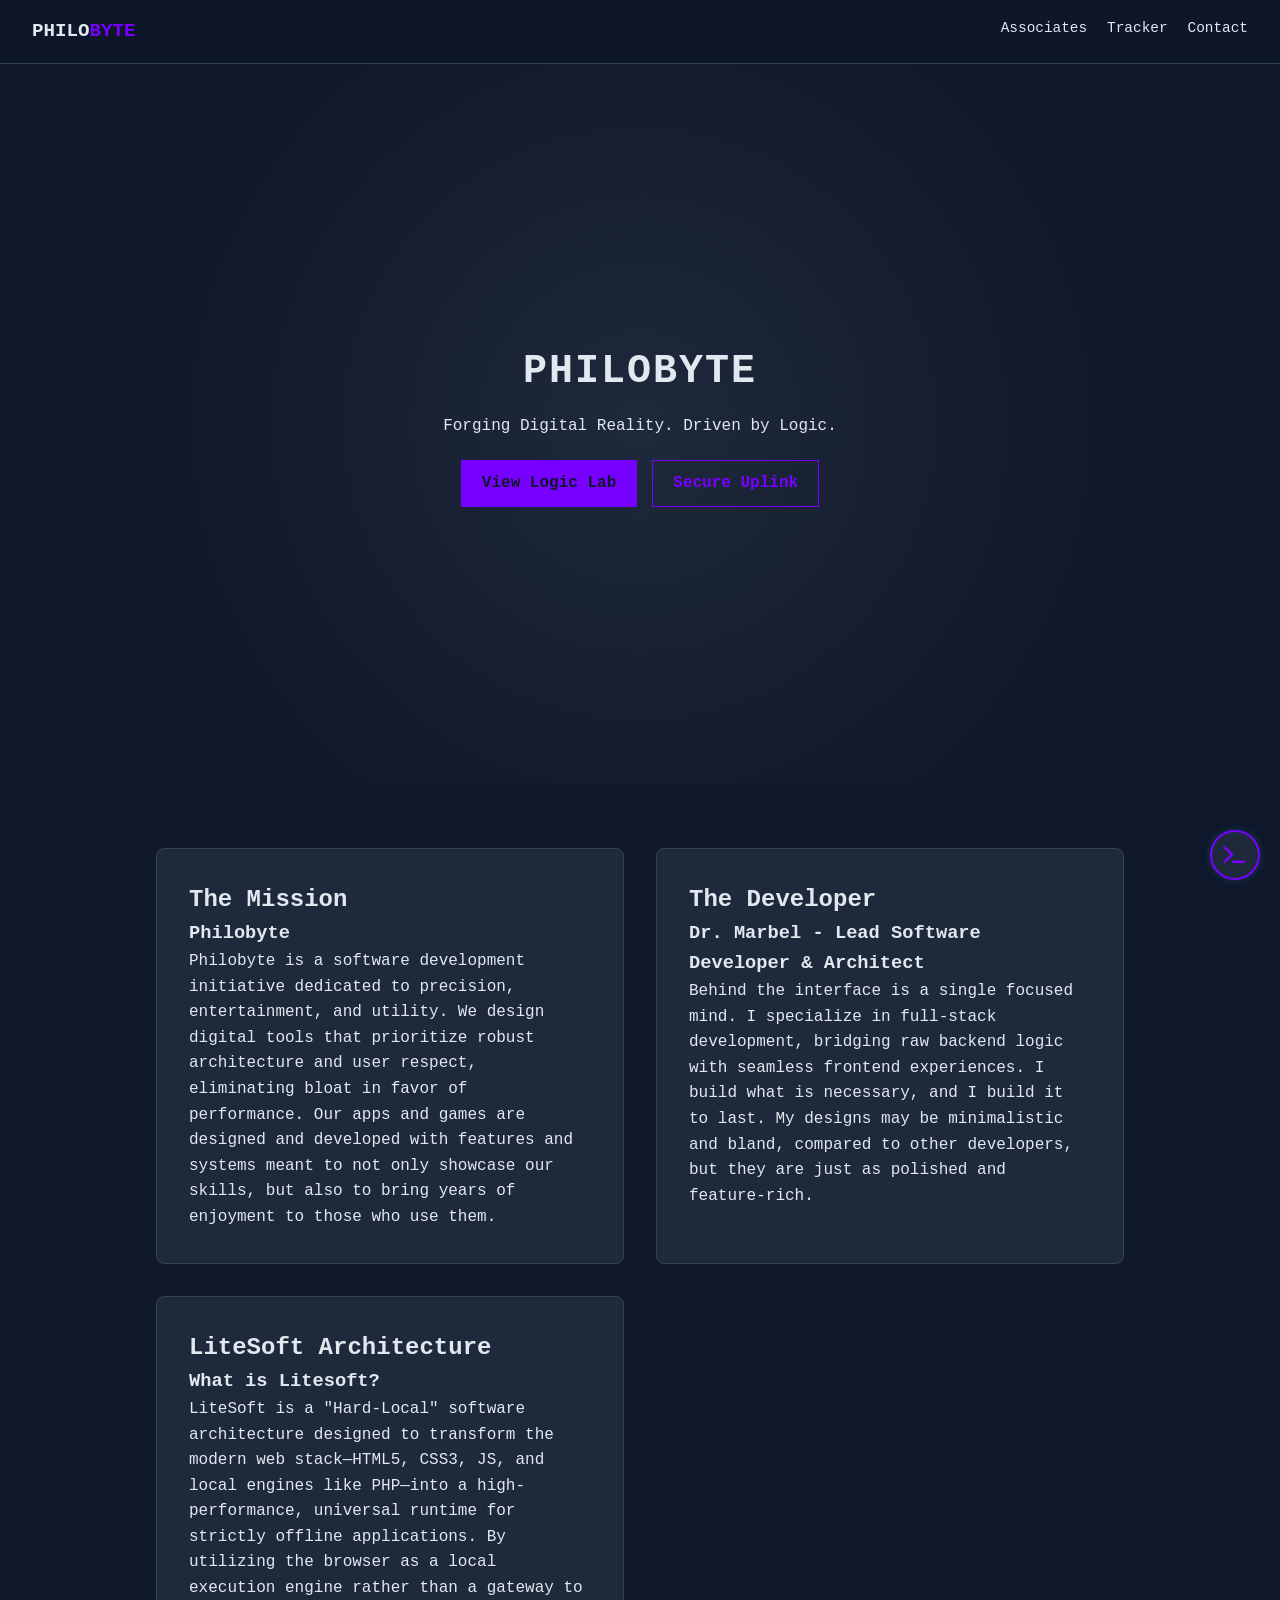
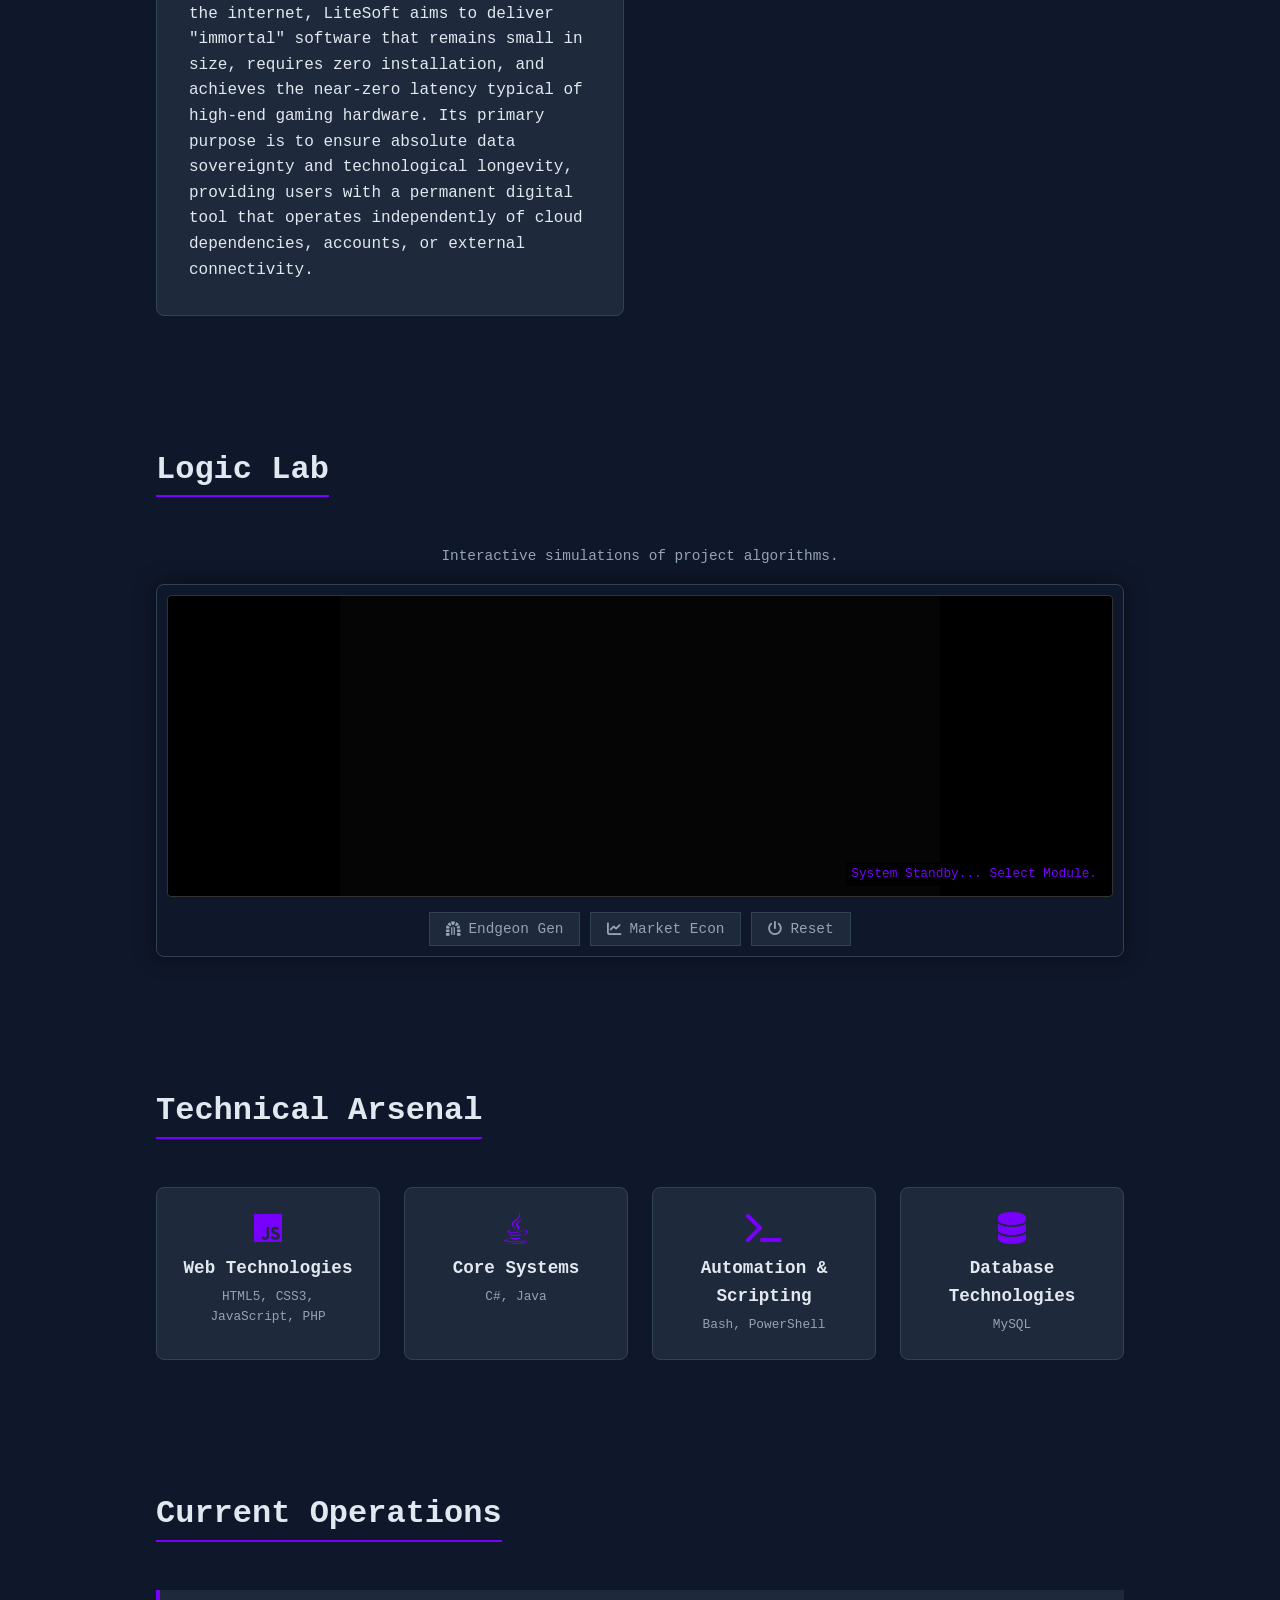
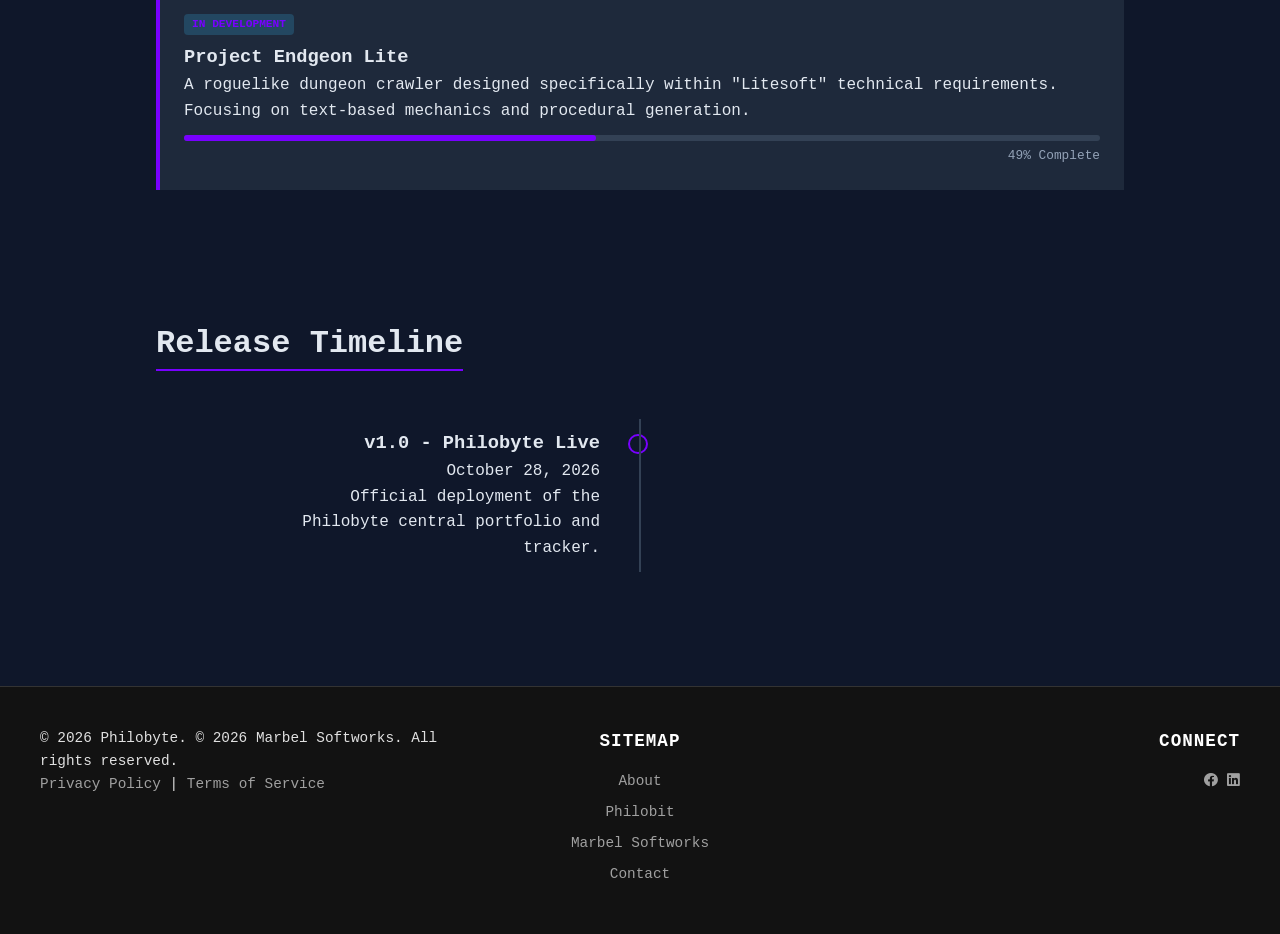
<file: index.html>
<!DOCTYPE html>
<html lang="en">
<head>
    <!--
        Developer: Dr. Marbel
        Company: Marbel Softworks
        Date Started: 01.13.2026
        Date Modified: 10.28.2026
    -->

    <meta charset="UTF-8">
    <meta name="viewport" content="width=device-width, initial-scale=1.0">
    <title>Philobyte</title>
    <link rel="stylesheet" href="assets/css/styles.css">
    <link rel="stylesheet" href="https://cdnjs.cloudflare.com/ajax/libs/font-awesome/6.0.0/css/all.min.css">
</head>
<body>

    <!--Navigation-->
    <nav class="navbar">
        <div class="logo">PHILO<span class="highlight">BYTE</span></div>
        <ul class="nav-links">
            <li><a href="associates.html">Associates</a></li>
            <li><a href="#tracker">Tracker</a></li>
            <li><a href="#" onclick="initiateContact()">Contact</a></li>
        </ul>
    </nav>

    <!--Hero Section-->
    <header class="hero">
        <div class="hero-content fade-in-up">
            <h1>PHILOBYTE</h1>
            <p>Forging Digital Reality. Driven by Logic.</p>
            <div class="hero-btns">
                <a href="#lab" class="btn">View Logic Lab</a>
                <a href="#" onclick="initiateContact()" class="btn btn-outline">Secure Uplink</a>
            </div>
        </div>
    </header>

    <!--About Cards-->
    <section id="about" class="container split-section">
        <div class="card entity fade-in-scroll">
            <h2>The Mission</h2>
            <h3>Philobyte</h3>
            <p>Philobyte is a software development initiative dedicated to precision, entertainment, and utility. We design digital tools that prioritize robust architecture and user respect, eliminating bloat in favor of performance. Our apps and games are designed and developed with features and systems meant to not only showcase our skills, but also to bring years of enjoyment to those who use them.</p>
        </div>
        <div class="card architect fade-in-scroll">
            <h2>The Developer</h2>
            <h3>Dr. Marbel - Lead Software Developer & Architect</h3>
            <p>Behind the interface is a single focused mind. I specialize in full-stack development, bridging raw backend logic with seamless frontend experiences. I build what is necessary, and I build it to last. My designs may be minimalistic and bland, compared to other developers, but they are just as polished and feature-rich.</p>
        </div>
        <div class="card architect fadr-in-scroll">
          <h2>LiteSoft Architecture</h2>
          <h3>What is Litesoft?</h3>
          <p>LiteSoft is a "Hard-Local" software architecture designed to transform the modern web stack—HTML5, CSS3, JS, and local engines like PHP—into a high-performance, universal runtime for strictly offline applications. By utilizing the browser as a local execution engine rather than a gateway to the internet, LiteSoft aims to deliver "immortal" software that remains small in size, requires zero installation, and achieves the near-zero latency typical of high-end gaming hardware. Its primary purpose is to ensure absolute data sovereignty and technological longevity, providing users with a permanent digital tool that operates independently of cloud dependencies, accounts, or external connectivity.</p>
        </div>
    </section>

    <!--Logic Lab-->
    <section id="lab" class="container">
        <h2 class="section-title">Logic Lab</h2>
        <p style="text-align:center; margin-bottom: 1rem; color: var(--text-muted); font-size: 0.9rem;">
            Interactive simulations of project algorithms.
        </p>
        
        <div class="lab-console fade-in-scroll">
            <div class="screen-wrapper">
                <canvas id="lab-canvas" width="600" height="300"></canvas>
                <div class="overlay-text" id="lab-status">System Standby... Select Module.</div>
            </div>

            <div class="lab-controls">
                <button class="lab-btn" onclick="runSimulation('dungeon')">
                    <i class="fas fa-dungeon"></i> Endgeon Gen
                </button>
                <button class="lab-btn" onclick="runSimulation('market')">
                    <i class="fas fa-chart-line"></i> Market Econ
                </button>
                <button class="lab-btn" onclick="runSimulation('clear')">
                    <i class="fas fa-power-off"></i> Reset
                </button>
            </div>
            
            <div id="market-actions" style="display:none; text-align: center; margin-top: 15px;">
                <button class="btn-action" onclick="marketCrash()">INJECT SUPPLY (CRASH PRICE)</button>
            </div>
        </div>
    </section>

    <!--Technical Arsenal-->
    <section id="arsenal" class="container">
        <h2 class="section-title">Technical Arsenal</h2>
        <div class="tech-grid fade-in-scroll">
            <div class="tech-card">
                <i class="fab fa-js"></i>
                <h3>Web Technologies</h3>
                <p>HTML5, CSS3, JavaScript, PHP</p>
            </div>
            <div class="tech-card">
                <i class="fab fa-java"></i>
                <h3>Core Systems</h3>
                <p>C#, Java</p>
            </div>
            <div class="tech-card">
                <i class="fas fa-terminal"></i>
                <h3>Automation & Scripting</h3>
                <p>Bash, PowerShell</p>
            </div>
            <div class="tech-card">
                <i class="fa-solid fa-database"></i>
                <h3>Database Technologies</h3>
                <p>MySQL</p>
            </div>
        </div>
    </section>

    <!--Operations Tracker-->
    <section id="tracker" class="container">
        <h2 class="section-title">Current Operations</h2>
        <div class="tracker-board fade-in-scroll">
            <div class="status-item active-project">
                <div class="status-header">
                    <span class="badge working">IN DEVELOPMENT</span>
                </div>
                <h3>Project Endgeon Lite</h3>
                <p>A roguelike dungeon crawler designed specifically within "Litesoft" technical requirements. Focusing on text-based mechanics and procedural generation.</p>
                <div class="progress-bar">
                    <div class="fill" style="width: 45%;"></div>
                </div>
                <span class="percent">49% Complete</span>
            </div>
        </div>
    </section>

    <!--Release Timeline-->
    <section id="timeline" class="container">
        <h2 class="section-title">Release Timeline</h2>
        <div class="timeline-wrapper">
            <div class="timeline-item left fade-in-scroll">
                <div class="content">
                    <h3>v1.0 - Philobyte Live</h3>
                    <span class="date">October 28, 2026</span>
                    <p>Official deployment of the Philobyte central portfolio and tracker.</p>
                </div>
            </div>
        </div>
    </section>

    <footer>
    <div class="footer-container">
        <div class="footer-section legal">
            <p>&copy; 2026 Philobyte. &copy; 2026 Marbel Softworks. All rights reserved.</p>
            <p><a href="#">Privacy Policy</a> | <a href="#">Terms of Service</a></p>
        </div>
        <div class="footer-section navigation">
            <h3>Sitemap</h3>
            <ul>
                <li><a href="#about">About</a></li>
                <li><a href="#philobit">Philobit</a></li>
                <li><a href="#marbel">Marbel Softworks</a></li>
                <li><a href="#contact">Contact</a></li>
            </ul>
        </div>
        <div class="footer-section social">
            <h3>Connect</h3>
            <div class="social-icons">
                <a href="#"><i class="fab fa-facebook"></i></a>
                <a href="#"><i class="fab fa-linkedin"></i></a>
            </div>
        </div>
    </div>
</footer>


    <div class="terminal-toggle" onclick="toggleTerminal()">
        <i class="fas fa-terminal"></i>
    </div>
    
    <div id="terminal-modal" class="terminal-hidden" style="display: none;" onclick="forceFocus()">
        <div class="terminal-header">
            <span>user@philobyte:~</span>
            <span class="term-close" onclick="toggleTerminal()">_</span>
        </div>
        <div class="terminal-body" id="terminal-body">
            <div id="terminal-logs">
                <p>Philobyte OS v0.0.1. Type 'help' for commands.</p>
            </div>
            
            <div class="input-line">
                <span class="prompt" id="term-prompt">$</span>
                <input type="text" id="cmd-input" autocomplete="off">
            </div>
        </div>
    </div>

    <script src="assets/js/script.js"></script>
</body>
</html>
</file>
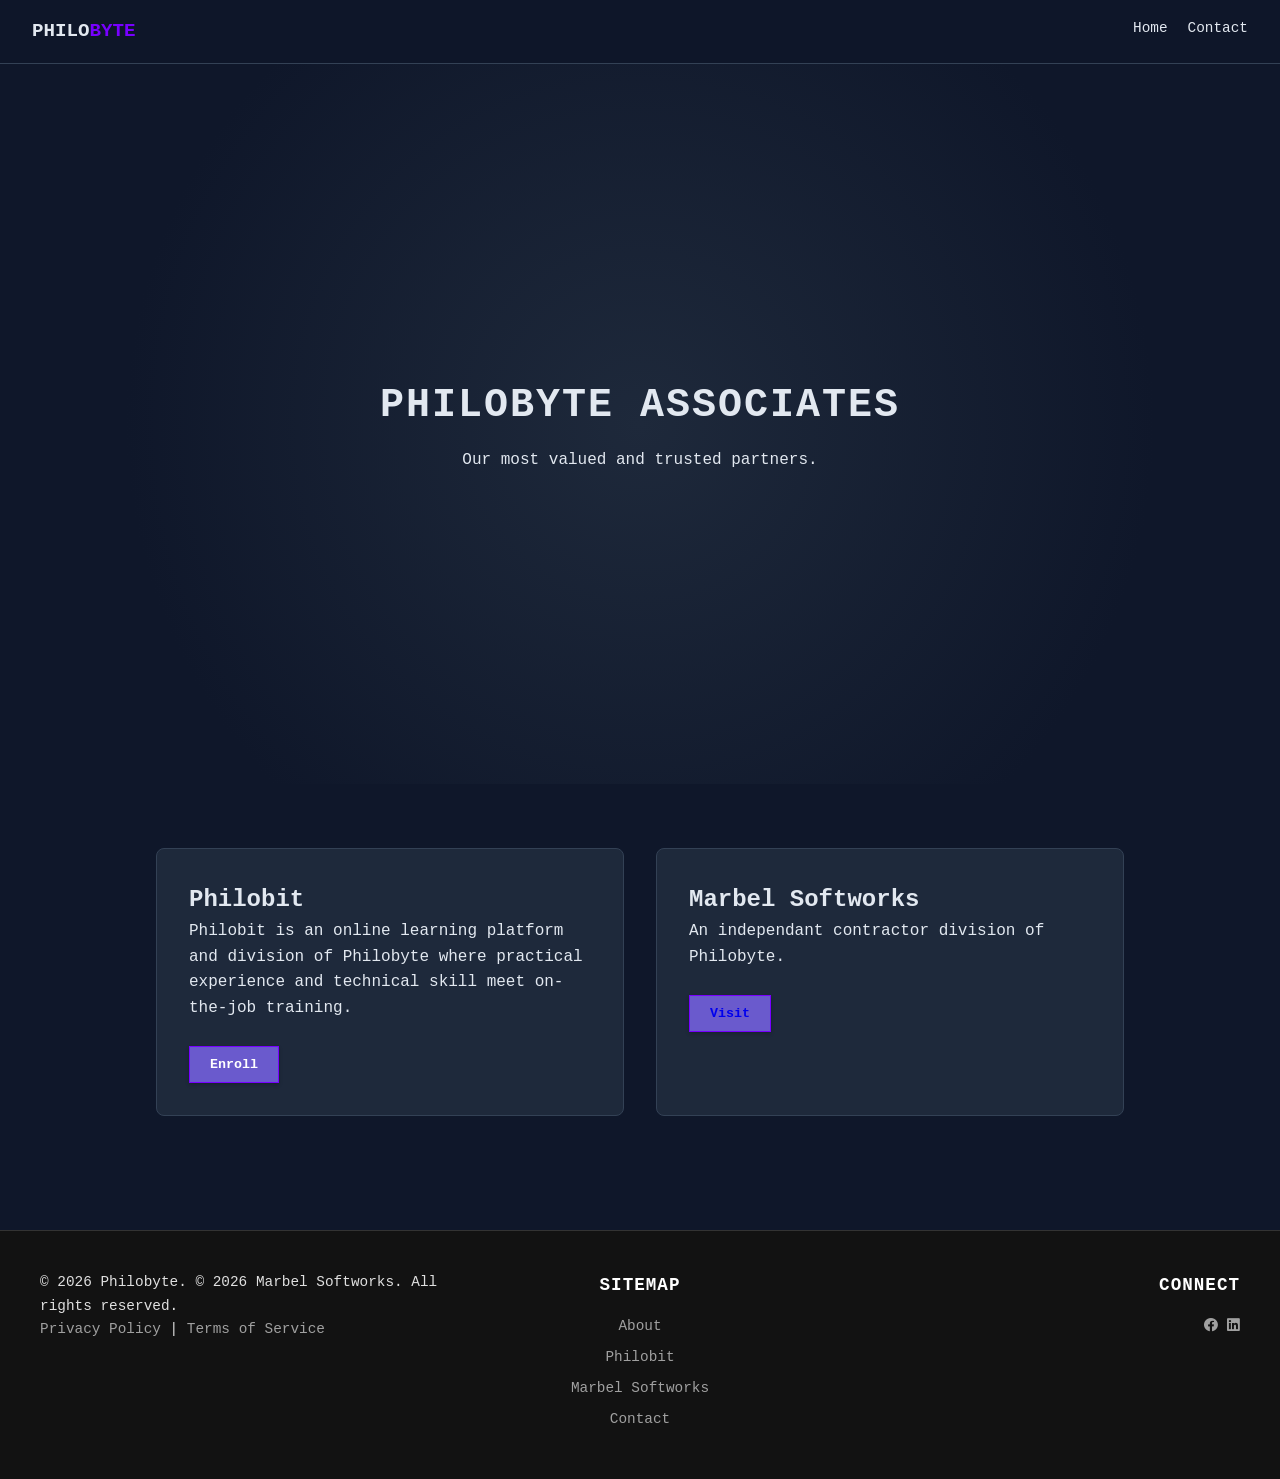
<file: associates.html>
<!DOCTYPE html>
<html lang="en">
<head>
    <!--
        Developer: Dr. Marbel
        Company: Marbel Softworks
        Date Started: 01.13.2926
        Date Modified: 01.26.2026
    -->

    <meta charset="UTF-8">
    <meta name="viewport" content="width=device-width, initial-scale=1.0">
    <title>Philobyte</title>
    <link rel="stylesheet" href="assets/css/styles.css">
    <link rel="stylesheet" href="https://cdnjs.cloudflare.com/ajax/libs/font-awesome/6.0.0/css/all.min.css">
</head>
<body>
  <!-- Nav Bar -->
  <nav class="navbar">
    <div class="logo">PHILO<span class="highlight">BYTE</span></div>
      <ul class="nav-links">
        <li><a href="index.html">Home</a></li>
        <li><a href="#" onclick="initiateContact()">Contact</a></li>
      </ul>
  </nav>
  
  <header class="hero">
        <div class="hero-content fade-in-up">
            <h1>PHILOBYTE ASSOCIATES</h1>
            <p>Our most valued and trusted partners.</p>
        </div>
    </header>
  
  <!-- Assocuate Cards -->
  <section id="about" class="container split-section">
        <div class="card entity fade-in-scroll">
            <h2>Philobit</h2>
            <p>Philobit is an online learning platform and division of Philobyte where practical experience and technical skill meet on-the-job training.</p>
            <button class="btn btn-accent">Enroll</button>
        </div>
        <div class="card entity fade-in-scroll">
            <h2>Marbel Softworks</h2>
            <p>An independant contractor division of Philobyte.</p>
            <button class="btn btn-accent"><a href="https://drmarbel.github.io/marbel_softworks">Visit</a></button>
        </div>
    </section>
    
<footer>
    <div class="footer-container">
        <div class="footer-section legal">
            <p>&copy; 2026 Philobyte. &copy; 2026 Marbel Softworks. All rights reserved.</p>
            <p><a href="#">Privacy Policy</a> | <a href="#">Terms of Service</a></p>
        </div>
        <div class="footer-section navigation">
            <h3>Sitemap</h3>
            <ul>
                <li><a href="#about">About</a></li>
                <li><a href="#philobit">Philobit</a></li>
                <li><a href="https://drmarbel.github.io/marbel_softworks">Marbel Softworks</a></li>
                <li><a href="#contact">Contact</a></li>
            </ul>
        </div>
        <div class="footer-section social">
            <h3>Connect</h3>
            <div class="social-icons">
                <a href="#"><i class="fab fa-facebook"></i></a>
                <a href="#"><i class="fab fa-linkedin"></i></a>
            </div>
        </div>
    </div>
</footer>
  
  <script src="assets/js/script.js"></script>
</body>
</file>
<file: assets/css/styles.css>
/* ==========================================================================
   PHILOBYTE - MASTER STYLESHEET
==========================================================================

   TABLE OF CONTENTS
   1.  CSS Variables (Theme Configuration)
   2.  Reset & Global Styles
   3.  Navigation Bar
   4.  Hero Section
   5.  Layout Utilities (Containers, Titles)
   6.  Components: Cards & Grids
   7.  Components: Buttons
   8.  Feature: Logic Lab (Canvas Console)
   9.  Feature: Project Tracker & Status
   10. Feature: Timeline
   11. Widget: Terminal
   12. Footer
   13. Animations & Responsive Breakpoints

   LEGEND - CLASSES & IDs
   -----------------------------------------------------------------------
   .container ........ Centers content with max-width
   .card ............. Basic content box with border/bg
   .btn, .btn-accent . Button styles (Standard & Primary)
   .navbar ........... Top navigation bar
   .hero ............. Top landing area
   .split-section .... 2-column grid layout
   .lab-console ...... Container for the Logic Lab canvas
   #lab-canvas ....... The actual HTML canvas element
   #terminal-modal ... The popup terminal window
   .timeline-item .... Individual event on the vertical timeline
   .footer-section ... Columns inside the footer (Legal, Nav, Social)
   -----------------------------------------------------------------------
*/

/* -----------------------------------------------------------------------
   1. CSS VARIABLES (THEME CONFIGURATION)
   ----------------------------------------------------------------------- */
:root {
    /* Backgrounds */
    --bg-dark: #0f172a;        /* Main Page Background */
    --bg-card: #1e293b;        /* Card/Module Background */
    --terminal-bg: rgba(10, 10, 10, 0.95);

    /* Text Colors */
    --text-main: #e2e8f0;      /* Primary Text */
    --text-muted: #94a3b8;     /* Secondary/Description Text */
    --terminal-green: #22c55e; /* Terminal Output Text */

    /* Accent Colors */
    --accent: #7800FF;         /* Primary Brand Color (Purple) */
    --accent-alt: #6a5acd;     /* Secondary Purple (Slate Blue) */
    --accent-red: #ef4444;     /* Error/Danger/Action */
    --accent-green: #22c55e;   /* Success/Go */
    
    /* Effects */
    --accent-glow: rgba(56, 189, 248, 0.2);
}

/* -----------------------------------------------------------------------
   2. RESET & GLOBAL STYLES
   ----------------------------------------------------------------------- */
* {
    margin: 0;
    padding: 0;
    box-sizing: border-box;
    font-family: 'Courier New', 'Roboto Mono', monospace;
}

body {
    background-color: var(--bg-dark);
    color: var(--text-main);
    line-height: 1.6;
    overflow-x: hidden; /* Prevents horizontal scrollbar */
}

a {
    text-decoration: none;
    transition: color 0.3s ease;
}

/* -----------------------------------------------------------------------
   3. NAVIGATION BAR
   ----------------------------------------------------------------------- */
.navbar {
    display: flex;
    justify-content: space-between;
    padding: 1rem 2rem;
    background: rgba(15, 23, 42, 0.95); /* Slight transparency */
    position: sticky;
    top: 0;
    z-index: 100;
    border-bottom: 1px solid #334155;
}

.logo {
    font-weight: bold;
    font-size: 1.2rem;
}

.highlight {
    color: var(--accent);
}

.nav-links {
    list-style: none;
    display: flex;
    gap: 20px;
}

.nav-links a {
    color: var(--text-main);
    font-size: 0.9rem;
}

.nav-links a:hover {
    color: var(--accent);
}

/* -----------------------------------------------------------------------
   4. HERO SECTION
   ----------------------------------------------------------------------- */
.hero {
    height: 80vh;
    display: flex;
    align-items: center;
    justify-content: center;
    text-align: center;
    background: radial-gradient(circle at center, #1e293b 0%, #0f172a 70%);
}

.hero h1 {
    font-size: 2.5rem;
    margin-bottom: 10px;
    letter-spacing: 2px;
}

.hero-btns {
    margin-top: 20px;
    display: flex;
    gap: 15px;
    justify-content: center;
}

/* -----------------------------------------------------------------------
   5. LAYOUT UTILITIES
   ----------------------------------------------------------------------- */
.container {
    max-width: 1000px;
    margin: 0 auto;
    padding: 4rem 1rem;
}

.section-title {
    text-align: center;
    margin-bottom: 3rem;
    font-size: 2rem;
    border-bottom: 2px solid var(--accent);
    display: inline-block;
}

/* Dual Profile / Split Layouts */
.split-section {
    display: grid;
    grid-template-columns: 1fr 1fr;
    gap: 2rem;
}

/* -----------------------------------------------------------------------
   6. COMPONENTS: CARDS & GRIDS
   ----------------------------------------------------------------------- */
/* Generic Card */
.card {
    background: var(--bg-card);
    padding: 2rem;
    border-radius: 8px;
    border: 1px solid #334155;
    transition: transform 0.3s, box-shadow 0.3s;
}

.card:hover {
    transform: translateY(-5px);
    box-shadow: 0 10px 20px var(--accent-glow);
    border-color: var(--accent);
}

/* Tech Grid Cards */
.tech-grid {
    display: grid;
    grid-template-columns: repeat(auto-fit, minmax(200px, 1fr));
    gap: 1.5rem;
}

.tech-card {
    background: var(--bg-card);
    padding: 1.5rem;
    border: 1px solid #334155;
    text-align: center;
    border-radius: 8px;
}

.tech-card i {
    font-size: 2rem;
    color: var(--accent);
    margin-bottom: 10px;
}

.tech-card h3 {
    font-size: 1.1rem;
    margin-bottom: 5px;
}

.tech-card p {
    font-size: 0.8rem;
    color: var(--text-muted);
}

/* -----------------------------------------------------------------------
   7. COMPONENTS: BUTTONS
   ----------------------------------------------------------------------- */
.btn {
    display: inline-block;
    padding: 10px 20px;
    border: 1px solid var(--accent);
    background: var(--accent);
    color: var(--bg-dark);
    text-decoration: none;
    font-weight: bold;
    transition: all 0.3s ease;
}

.btn:hover {
    box-shadow: 0 0 15px var(--accent-glow);
    transform: translateY(-2px);
}

.btn-outline {
    background: transparent;
    color: var(--accent);
    border: 1px solid var(--accent);
    margin-top: 0; /* Reset margin for inline use in Hero */
    padding: 10px 20px;
}

/* Primary Call-to-Action Style */
.btn-accent {
    background-color: var(--accent-alt);
    color: #ffffff;
    box-shadow: 0 2px 4px rgba(0,0,0,0.2);
    margin-top: 25px;
}

.btn-accent:hover {
    background-color: #7b6bdb; /* Lighter Purple */
    transform: translateY(-3px);
    box-shadow: 0 6px 12px rgba(0,0,0,0.3);
}

.btn-accent:active {
    transform: translateY(-1px);
    box-shadow: 0 3px 6px rgba(0,0,0,0.2);
}

/* -----------------------------------------------------------------------
   8. FEATURE: LOGIC LAB (CANVAS CONSOLE)
   ----------------------------------------------------------------------- */
.lab-console {
    background: #0f172a;
    border: 1px solid #334155;
    border-radius: 8px;
    padding: 10px;
    box-shadow: 0 0 20px rgba(0,0,0,0.5);
}

.screen-wrapper {
    position: relative;
    background: #000;
    border: 1px solid #333;
    border-radius: 4px;
    margin-bottom: 15px;
    overflow: hidden;
    display: flex;
    justify-content: center;
    align-items: center;
}

#lab-canvas {
    width: 100%;
    max-width: 600px;
    background: #050505;
    image-rendering: pixelated; 
}

.overlay-text {
    position: absolute;
    bottom: 10px;
    right: 10px;
    font-size: 0.8rem;
    color: var(--accent);
    font-family: monospace;
    background: rgba(0,0,0,0.7);
    padding: 2px 5px;
}

.lab-controls {
    display: flex;
    gap: 10px;
    justify-content: center;
    flex-wrap: wrap;
}

.lab-btn {
    background: var(--bg-card);
    border: 1px solid #334155;
    color: var(--text-muted);
    padding: 8px 16px;
    cursor: pointer;
    transition: all 0.2s;
    font-size: 0.9rem;
    display: flex;
    align-items: center;
    gap: 8px;
}

.lab-btn:hover, .lab-btn.active {
    border-color: var(--accent);
    color: var(--accent);
    background: rgba(56, 189, 248, 0.1);
}

.btn-action {
    background: var(--accent-red);
    color: white;
    border: none;
    padding: 10px 20px;
    font-weight: bold;
    cursor: pointer;
    border-radius: 4px;
    box-shadow: 0 0 10px rgba(239, 68, 68, 0.4);
}

.btn-action:active {
    transform: scale(0.95);
}

/* -----------------------------------------------------------------------
   9. FEATURE: PROJECT TRACKER & STATUS
   ----------------------------------------------------------------------- */
.tracker-board {
    display: flex;
    flex-direction: column;
    gap: 1.5rem;
}

.status-item {
    background: var(--bg-card);
    padding: 1.5rem;
    border-left: 4px solid #64748b;
}

.status-item.active-project {
    border-left: 4px solid var(--accent);
}

.status-header {
    display: flex;
    justify-content: space-between;
    align-items: center;
    margin-bottom: 0.5rem;
}

.badge {
    font-size: 0.7rem;
    padding: 2px 8px;
    border-radius: 4px;
    text-transform: uppercase;
    font-weight: bold;
}

.badge.working {
    background: rgba(56, 189, 248, 0.2);
    color: var(--accent);
}

.badge.planning {
    background: rgba(148, 163, 184, 0.2);
    color: var(--text-muted);
}

.progress-bar {
    width: 100%;
    height: 6px;
    background: #334155;
    margin-top: 10px;
    border-radius: 3px;
}

.fill {
    height: 100%;
    background: var(--accent);
    border-radius: 3px;
}

.percent {
    font-size: 0.8rem;
    color: var(--text-muted);
    float: right;
    margin-top: 5px;
}

/* -----------------------------------------------------------------------
   10. FEATURE: TIMELINE
   ----------------------------------------------------------------------- */
.timeline-wrapper {
    position: relative;
    max-width: 800px;
    margin: 0 auto;
}

.timeline-wrapper::after {
    content: '';
    position: absolute;
    width: 2px;
    background: #334155;
    top: 0;
    bottom: 0;
    left: 50%;
    margin-left: -1px;
}

.timeline-item {
    padding: 10px 40px;
    position: relative;
    width: 50%;
    box-sizing: border-box;
}

.timeline-item.left {
    left: 0;
    text-align: right;
}

.timeline-item.right {
    left: 50%;
}

.timeline-item::after {
    content: '';
    position: absolute;
    width: 16px;
    height: 16px;
    right: -8px;
    background: var(--bg-dark);
    border: 2px solid var(--accent);
    top: 15px;
    border-radius: 50%;
    z-index: 1;
}

.timeline-item.right::after {
    left: -8px;
}

/* -----------------------------------------------------------------------
   11. WIDGET: TERMINAL
   ----------------------------------------------------------------------- */
.terminal-toggle {
    position: fixed;
    bottom: 20px;
    right: 20px;
    background: var(--bg-card);
    border: 2px solid var(--accent);
    width: 50px;
    height: 50px;
    border-radius: 50%;
    display: flex;
    align-items: center;
    justify-content: center;
    cursor: pointer;
    z-index: 300;
    box-shadow: 0 0 10px var(--accent-glow);
}

.terminal-toggle i {
    color: var(--accent);
    font-size: 1.2rem;
}

.terminal-hidden { display: none; }
.terminal-visible { display: block; }

#terminal-modal {
    position: fixed;
    bottom: 80px;
    right: 20px;
    width: 300px;
    height: 350px;
    background: var(--terminal-bg);
    border: 1px solid var(--accent);
    border-radius: 6px;
    display: none;
    flex-direction: column;
    z-index: 300;
    font-size: 0.8rem;
}

.terminal-header {
    background: #333;
    color: #fff;
    padding: 5px 10px;
    font-size: 0.7rem;
    display: flex;
    justify-content: space-between;
    cursor: pointer;
}

.terminal-body {
    padding: 10px;
    flex-grow: 1;
    overflow-y: auto;
    color: var(--terminal-green);
    font-size: 0.9rem;
}

.input-line { display: flex; gap: 5px; }

#cmd-input {
    background: transparent;
    border: none;
    color: var(--text-main);
    flex-grow: 1;
    outline: none;
    font-family: monospace;
}

/* -----------------------------------------------------------------------
   12. FOOTER
   ----------------------------------------------------------------------- */
footer {
    background-color: #121212;
    color: #e0e0e0;
    padding: 40px 20px;
    border-top: 1px solid #333;
    font-size: 0.9rem;
    margin-top: 50px; /* Separates footer from last content */
}

.footer-container {
    display: flex;
    justify-content: space-between;
    align-items: flex-start;
    max-width: 1200px;
    margin: 0 auto;
}

.footer-section {
    flex: 1;
}

.footer-section.legal { text-align: left; }
.footer-section.navigation { text-align: center; }
.footer-section.social { text-align: right; }

.footer-section h3 {
    color: #fff;
    margin-bottom: 15px;
    font-size: 1.1rem;
    text-transform: uppercase;
    letter-spacing: 1px;
}

.footer-section ul {
    list-style: none;
}

.footer-section li {
    margin-bottom: 8px;
}

footer a {
    color: #a0a0a0;
}

footer a:hover {
    color: var(--accent-alt);
}

/* -----------------------------------------------------------------------
   13. ANIMATIONS & RESPONSIVE BREAKPOINTS
   ----------------------------------------------------------------------- */
/* Fade In Animation Classes */
.fade-in-up {
    animation: fadeInUp 1s ease-out;
}

@keyframes fadeInUp {
    from { opacity: 0; transform: translateY(20px); }
    to { opacity: 1; transform: translateY(0); }
}

.fade-in-scroll {
    opacity: 0;
    transform: translateY(20px);
    transition: opacity 0.6s ease-out, transform 0.6s ease-out;
}

.fade-in-scroll.visible {
    opacity: 1;
    transform: translateY(0);
}

/* Mobile Responsiveness (Max Width: 768px) */
@media screen and (max-width: 768px) {
    /* Split sections stack vertically */
    .split-section {
        grid-template-columns: 1fr;
    }
    
    /* Footer stacks vertically */
    .footer-container {
        flex-direction: column;
        align-items: center;
    }
    
    .footer-section {
        text-align: center !important;
        margin-bottom: 30px;
    }

    /* Timeline Adjustments */
    .timeline-wrapper::after { left: 31px; }
    .timeline-item { width: 100%; padding-left: 70px; padding-right: 25px; }
    .timeline-item.left { text-align: left; }
    .timeline-item.left::after { left: 23px; }
    .timeline-item.right { left: 0; }
    .timeline-item.right::after { left: 23px; }
}
</file>
